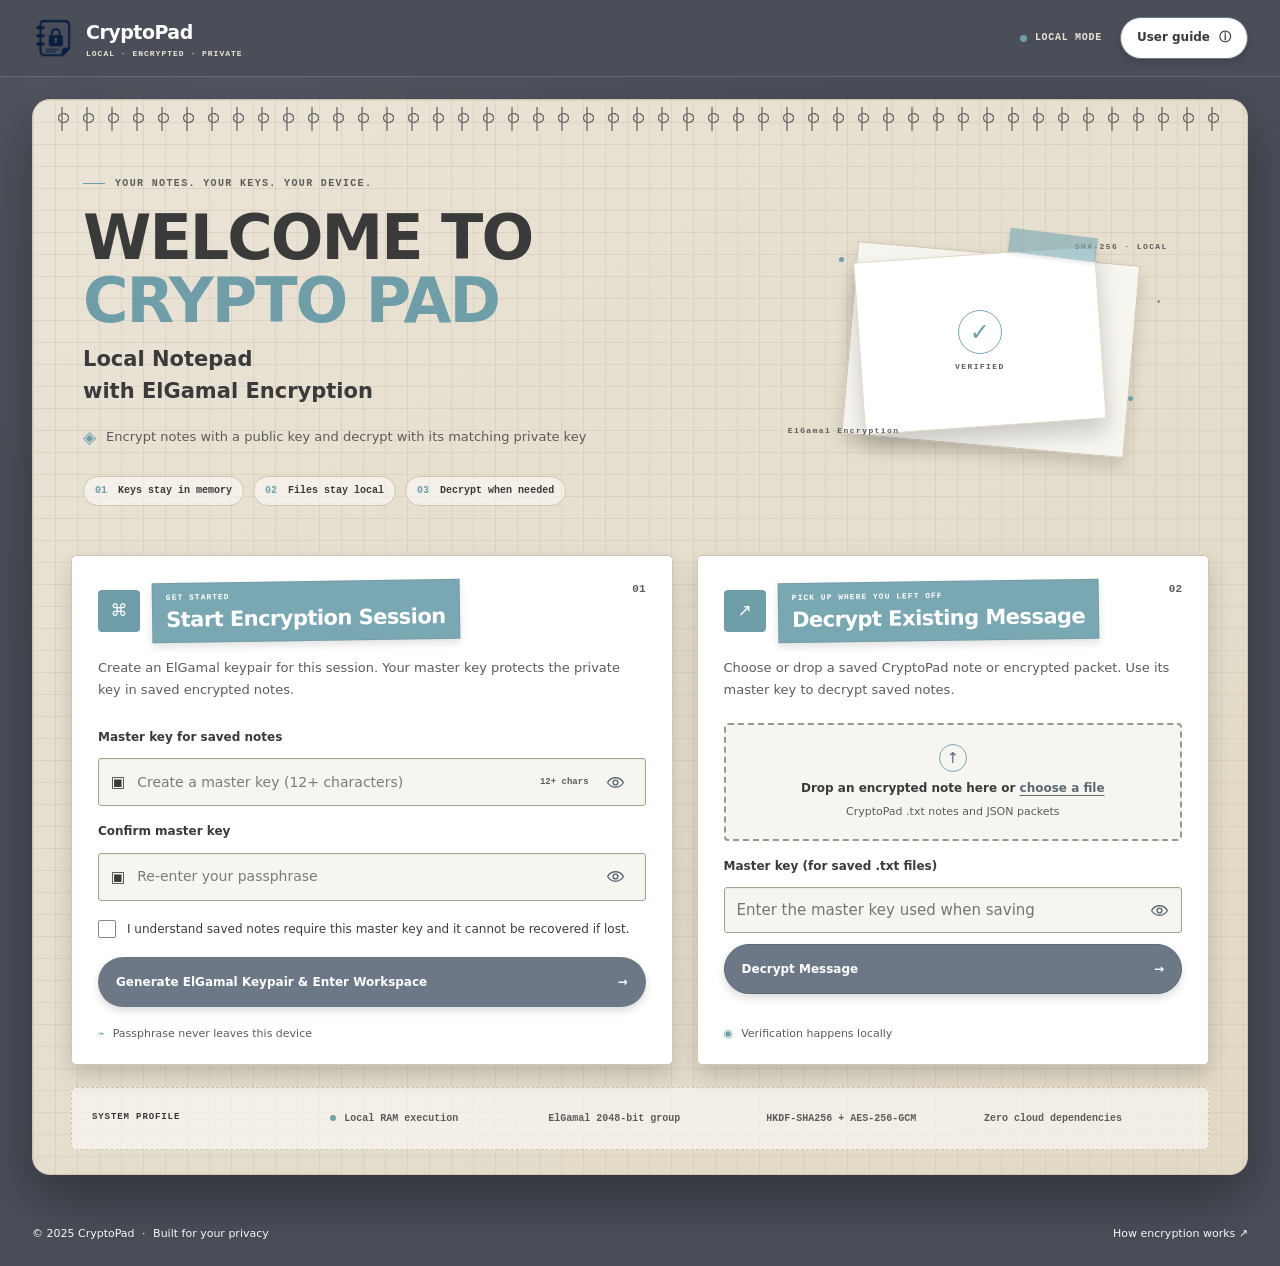
<file: frontend/index.html>
<!DOCTYPE html>
<html lang="en">
<head>
  <meta charset="UTF-8">
  <meta name="viewport" content="width=device-width, initial-scale=1.0">
  <meta name="theme-color" content="#000000">
  <meta name="description" content="CryptoPad is a local-first notepad interface for ElGamal-encrypted notes.">
  <title>CryptoPad — ElGamal Encrypted Local Notepad</title>
  <link rel="stylesheet" href="styles.css">
</head>
<body>
  <!-- The landing page is the initial view. A backend can serve the workspace
       route after key generation or note verification is complete. -->
  <header class="site-header">
    <nav class="nav container" aria-label="Main navigation">
      <a class="brand" href="index.html" aria-label="CryptoPad home">
        <span class="brand-mark" aria-hidden="true"><span class="brand-c">C</span><span class="brand-lock">◆</span></span>
        <span class="brand-word">CryptoPad<small>LOCAL · ENCRYPTED · PRIVATE</small></span>
      </a>
      <div class="nav-actions">
        <span class="connection"><span class="pulse" aria-hidden="true"></span> LOCAL MODE</span>
        <!-- Native dialog targets need a small backend/browser integration to open without JS. -->
        <a class="button button-outline" href="#user-guide">User guide <span aria-hidden="true">ⓘ</span></a>
      </div>
    </nav>
  </header>

  <main id="home">
    <section class="hero hero-section container" aria-labelledby="hero-title">
      <div class="hero-copy">
        <p class="eyebrow"><span class="eyebrow-line"></span> YOUR NOTES. YOUR KEYS. YOUR DEVICE.</p>
        <h1 id="hero-title">WELCOME TO<br><span>CRYPTO PAD</span></h1>
        <p class="hero-subtitle">Local Notepad<br>with ElGamal Encryption</p>
        <p class="hero-security"><span aria-hidden="true">◈</span> Encrypt notes with a public key and decrypt with its matching private key</p>
        <div class="hero-proof" aria-label="Privacy features">
          <span><b>01</b> Keys stay in memory</span><span><b>02</b> Files stay local</span><span><b>03</b> Decrypt when needed</span>
        </div>
      </div>
      <div class="hero-art" aria-hidden="true">
        <div class="orbit orbit-one"></div><div class="orbit orbit-two"></div>
        <div class="shield"><div class="shield-inner"><span class="shield-check">✓</span><span class="shield-label">VERIFIED</span></div></div>
        <span class="art-code code-top">SHA-256 · LOCAL</span><span class="art-code code-bottom">ElGamal Encryption</span>
        <span class="art-dot dot-one"></span><span class="art-dot dot-two"></span><span class="art-dot dot-three"></span>
      </div>
    </section>

    <section class="entry-grid container" aria-label="Start or open a signed session">
      <article class="panel start-panel">
        <div class="panel-heading"><div class="panel-icon green-icon" aria-hidden="true">⌘</div><div><p class="panel-kicker">GET STARTED</p><h2>Start Encryption Session</h2></div><span class="step-number">01</span></div>
        <p class="panel-description">Create an ElGamal keypair for this session. Your master key protects the private key in saved encrypted notes.</p>
        <!-- Names and IDs are stable hooks for a Flask or Java form handler. -->
        <form action="/session/create" method="post" class="form-stack">
          <label for="master-passphrase">Master key for saved notes</label>
          <div class="input-wrap"><span aria-hidden="true">▣</span><input id="master-passphrase" name="master_passphrase" type="password" autocomplete="new-password" placeholder="Create a master key (12+ characters)" required minlength="12"><span class="input-hint">12+ chars</span><button class="eye-toggle" type="button" data-password-toggle="master-passphrase" aria-label="Show master key" aria-pressed="false"><svg class="eye-open" viewBox="0 0 24 24" aria-hidden="true"><path d="M2 12s3.6-6 10-6 10 6 10 6-3.6 6-10 6S2 12 2 12Z"></path><circle cx="12" cy="12" r="3"></circle></svg><svg class="eye-slash" viewBox="0 0 24 24" aria-hidden="true"><path d="m3 3 18 18M10.6 6.2A10.8 10.8 0 0 1 12 6c6.4 0 10 6 10 6a16 16 0 0 1-3.2 3.7M6.2 6.3C3.5 8 2 12 2 12s3.6 6 10 6a10 10 0 0 0 3.2-.5"></path><path d="M9.9 9.9a3 3 0 0 0 4.2 4.2"></path></svg></button></div>
          <label for="confirm-passphrase">Confirm master key</label>
          <div class="input-wrap"><span aria-hidden="true">▣</span><input id="confirm-passphrase" name="confirm_passphrase" type="password" autocomplete="new-password" placeholder="Re-enter your passphrase" required minlength="12"><button class="eye-toggle" type="button" data-password-toggle="confirm-passphrase" aria-label="Show confirmation key" aria-pressed="false"><svg class="eye-open" viewBox="0 0 24 24" aria-hidden="true"><path d="M2 12s3.6-6 10-6 10 6 10 6-3.6 6-10 6S2 12 2 12Z"></path><circle cx="12" cy="12" r="3"></circle></svg><svg class="eye-slash" viewBox="0 0 24 24" aria-hidden="true"><path d="m3 3 18 18M10.6 6.2A10.8 10.8 0 0 1 12 6c6.4 0 10 6 10 6a16 16 0 0 1-3.2 3.7M6.2 6.3C3.5 8 2 12 2 12s3.6 6 10 6a10 10 0 0 0 3.2-.5"></path><path d="M9.9 9.9a3 3 0 0 0 4.2 4.2"></path></svg></button></div>
          <label class="check-row" for="volatile-ack"><input id="volatile-ack" name="volatile_acknowledged" type="checkbox" required><span class="custom-check" aria-hidden="true"></span><span>I understand saved notes require this master key and it cannot be recovered if lost.</span></label>
          <button class="button button-primary button-full" type="submit">Generate ElGamal Keypair &amp; Enter Workspace <span aria-hidden="true">→</span></button>
        </form>
        <p class="panel-footnote"><span aria-hidden="true">⌁</span> Passphrase never leaves this device</p>
      </article>

      <article class="panel open-panel">
        <div class="panel-heading"><div class="panel-icon purple-icon" aria-hidden="true">↗</div><div><p class="panel-kicker">PICK UP WHERE YOU LEFT OFF</p><h2>Decrypt Existing Message</h2></div><span class="step-number">02</span></div>
        <p class="panel-description">Choose or drop a saved CryptoPad note or encrypted packet. Use its master key to decrypt saved notes.</p>
        <form id="decrypt-form" class="form-stack">
          <label class="dropzone" id="landing-dropzone" for="landing-file-input" tabindex="0" aria-describedby="landing-file-help">
            <span class="upload-icon" aria-hidden="true">↑</span>
            <strong>Drop an encrypted note here or <u>choose a file</u></strong>
            <span id="landing-file-help">CryptoPad .txt notes and JSON packets</span>
            <input id="landing-file-input" type="file" accept=".txt,.json,text/plain,application/json" aria-label="Choose an encrypted CryptoPad note file">
          </label>
          <label for="existing-master-key">Master key (for saved .txt files)</label>
          <div class="password-field"><input id="existing-master-key" name="master_key" type="password" autocomplete="current-password" placeholder="Enter the master key used when saving" minlength="12"><button class="eye-toggle" type="button" data-password-toggle="existing-master-key" aria-label="Show master key" aria-pressed="false"><svg class="eye-open" viewBox="0 0 24 24" aria-hidden="true"><path d="M2 12s3.6-6 10-6 10 6 10 6-3.6 6-10 6S2 12 2 12Z"></path><circle cx="12" cy="12" r="3"></circle></svg><svg class="eye-slash" viewBox="0 0 24 24" aria-hidden="true"><path d="m3 3 18 18M10.6 6.2A10.8 10.8 0 0 1 12 6c6.4 0 10 6 10 6a16 16 0 0 1-3.2 3.7M6.2 6.3C3.5 8 2 12 2 12s3.6 6 10 6a10 10 0 0 0 3.2-.5"></path><path d="M9.9 9.9a3 3 0 0 0 4.2 4.2"></path></svg></button></div>
          <button class="button button-secondary button-full" type="submit">Decrypt Message <span aria-hidden="true">→</span></button>
        </form>
        <p class="panel-footnote"><span aria-hidden="true">◉</span> Verification happens locally</p>
      </article>
    </section>

    <section class="telemetry container" aria-label="Security and runtime properties">
      <span class="telemetry-label">SYSTEM PROFILE</span><span><i class="status-dot"></i> Local RAM execution</span><span>ElGamal 2048-bit group</span><span>HKDF-SHA256 + AES-256-GCM</span><span>Zero cloud dependencies</span>
    </section>

    <!-- CSS :target keeps both reference guides reachable without blocking the page. -->
    <section id="user-guide" class="dialog-overlay" role="dialog" aria-modal="true" aria-labelledby="user-guide-title">
      <a class="dialog-backdrop" href="#home" aria-label="Close user guide"></a>
      <article class="dialog-card">
        <div class="dialog-heading"><div><p class="panel-kicker">QUICK START</p><h2 id="user-guide-title">CryptoPad user guide</h2></div><a class="close-button" href="#home" aria-label="Close">×</a></div>
        <p class="dialog-intro">CryptoPad encrypts text locally in this app. You can type a note or import a plain text file, then save the encrypted result as a protected CryptoPad .txt file.</p>
        <ol class="math-steps">
          <li><span class="math-number">01</span><div><h3>Start a session</h3><p>Create a master key with at least 12 characters and confirm it. Keep it safe: saved notes need this key to decrypt.</p></div></li>
          <li><span class="math-number">02</span><div><h3>Write or select a file</h3><p>In the workspace, type in the editor or choose a .txt file. You can also drop a text file onto the editor. Its contents are loaded into the editor for encryption.</p></div></li>
          <li><span class="math-number">03</span><div><h3>Encrypt and save</h3><p>Select “Encrypt message” to create an encrypted packet. Select “Save as .txt” to download a note that includes the packet and a master-key-protected private key.</p></div></li>
          <li><span class="math-number">04</span><div><h3>Open and decrypt a note</h3><p>On this page, choose or drop a saved CryptoPad .txt file, enter the same master key, and select “Decrypt Message”. Raw JSON packets can also be decrypted in the original active workspace session.</p></div></li>
        </ol>
        <p class="dialog-note">Educational prototype only. Avoid entering sensitive information. A lost master key cannot be recovered.</p>
        <a class="button button-primary dialog-close" href="#home">Got it</a>
      </article>
    </section>

    <!-- CSS :target provides a keyboard reachable explainer without app state. -->
    <section id="elgamal-guide" class="dialog-overlay" role="dialog" aria-modal="true" aria-labelledby="guide-title">
      <a class="dialog-backdrop" href="#home" aria-label="Close ElGamal guide"></a>
      <article class="dialog-card">
        <div class="dialog-heading"><div><p class="panel-kicker">THE MATH BEHIND THE MARK</p><h2 id="guide-title">How ElGamal works</h2></div><a class="close-button" href="#home" aria-label="Close">×</a></div>
        <p class="dialog-intro">ElGamal uses a public key to establish a shared secret with a fresh random value. CryptoPad then derives an AES key and uses authenticated encryption for the note content.</p>
        <ol class="math-steps">
          <li><span class="math-number">01</span><div><h3>Key generation</h3><p>Choose private x and publish y = gˣ mod p.</p></div></li>
          <li><span class="math-number">02</span><div><h3>ElGamal encapsulation</h3><p>Choose fresh random k; compute c₁ = gᵏ mod p and shared secret yᵏ mod p.</p></div></li>
          <li><span class="math-number">03</span><div><h3>Hybrid encryption</h3><p>Derive an AES-256 key with HKDF-SHA256, then encrypt the message using AES-GCM.</p></div></li>
          <li><span class="math-number">04</span><div><h3>Decryption</h3><p>The private key computes c₁ˣ mod p to recreate the shared secret and decrypt/authenticate the message.</p></div></li>
        </ol>
        <p class="dialog-note">Educational prototype only. Use a vetted, standardized protocol and security review for real sensitive information.</p>
        <a class="button button-primary dialog-close" href="#home">Got it, thanks</a>
      </article>
    </section>

  </main>

<footer class="site-footer container"><span>© 2025 CryptoPad <i>·</i> Built for your privacy</span><a href="#elgamal-guide">How encryption works <span aria-hidden="true">↗</span></a></footer>
<dialog id="decrypt-dialog" class="decrypt-dialog" aria-labelledby="decrypt-dialog-title">
  <div class="dialog-heading"><div><p class="panel-kicker">CRYPTOPAD RESULT</p><h2 id="decrypt-dialog-title">Decrypted message</h2></div><button class="close-button" id="close-decrypt-dialog" type="button" aria-label="Close">×</button></div>
  <pre id="decrypted-message" class="decrypted-message"></pre>
  <button class="button button-primary dialog-done" id="decrypt-dialog-done" type="button">Done</button>
</dialog>
<script src="app.js"></script>
</body>
</html>
</file>
<file: frontend/styles.css>
/* CryptoPad visual system — presentation only; page and script hooks are unchanged. */
:root {
  color-scheme: dark;
  --ink: #000000;
  --panel: #141414;
  --panel-raised: #1c1c1c;
  --line: #2b2b2b;
  --azure: #00638e;
  --azure-deep: #004a6b;
  --azure-light: #8cb9cc;
  --soft: #bfd8e3;
  --white: #ffffff;
  --text: #f4f8fa;
  --muted: #bfd8e3;
  --green-soft: rgb(0 99 142 / 22%);
  --red-soft: rgb(43 43 43 / 80%);
  --radius: 16px;
  --shadow-card: 0 18px 44px rgb(0 0 0 / 42%);
  --focus: 0 0 0 3px rgb(140 185 204 / 36%);
  --mono: "Cascadia Code", "SFMono-Regular", Consolas, "Liberation Mono", monospace;
  --sans: Inter, ui-sans-serif, system-ui, -apple-system, BlinkMacSystemFont, "Segoe UI", sans-serif;
}

* { box-sizing: border-box; }
html { scroll-behavior: smooth; scroll-padding-top: 24px; }
body {
  min-width: 320px;
  margin: 0;
  color: var(--text);
  background: var(--ink);
  background-image: radial-gradient(ellipse at 12% 0%, rgb(0 99 142 / 16%), transparent 36%),
                    radial-gradient(ellipse at 92% 12%, rgb(140 185 204 / 7%), transparent 31%);
  font: 15px/1.6 var(--sans);
  -webkit-font-smoothing: antialiased;
  text-rendering: optimizeLegibility;
}
body::before {
  position: fixed;
  z-index: -1;
  inset: 0;
  content: "";
  pointer-events: none;
  opacity: .1;
  background-image: radial-gradient(rgb(191 216 227 / 42%) .7px, transparent .7px);
  background-size: 25px 25px;
}
a { color: inherit; text-decoration: none; }
button, input, textarea { font: inherit; }
button, a, input, textarea { -webkit-tap-highlight-color: transparent; }
button, a, input, textarea, .dropzone { outline-offset: 3px; }
button:focus-visible, a:focus-visible, input:focus-visible, textarea:focus-visible,
.dropzone:focus-visible, .check-row input:focus-visible + .custom-check {
  outline: 3px solid var(--azure-light);
  box-shadow: var(--focus);
}
::selection { color: var(--white); background: var(--azure); }
.container { width: min(1440px, calc(100% - 64px)); margin-inline: auto; }

/* Shared header and brand */
.site-header {
  position: relative;
  z-index: 3;
  border-bottom: 1px solid var(--line);
  background: rgb(0 0 0 / 88%);
  backdrop-filter: blur(16px);
}
.nav { display: flex; min-height: 76px; align-items: center; justify-content: space-between; gap: 24px; }
.brand { display: inline-flex; align-items: center; gap: 12px; color: var(--white); }
.brand-mark {
  position: relative;
  display: grid;
  width: 42px;
  height: 46px;
  flex: 0 0 auto;
  place-items: center;
  clip-path: polygon(50% 0, 95% 17%, 89% 67%, 72% 86%, 50% 100%, 28% 86%, 11% 67%, 5% 17%);
  background: linear-gradient(145deg, #000000 0%, #004a6b 38%, #00638e 70%, #8cb9cc 100%);
  color: var(--white);
  filter: drop-shadow(0 5px 14px rgb(0 99 142 / 28%));
}
.brand-c { font-size: 24px; font-weight: 850; line-height: 1; }
.brand-lock { position: absolute; right: 5px; bottom: 7px; color: var(--white); font-size: 9px; }
.brand-word { color: var(--white); font-size: 19px; font-weight: 800; letter-spacing: -.5px; }
.brand small { display: block; margin-top: 2px; color: var(--soft); font: 600 8px/1.3 var(--mono); letter-spacing: 1px; }
.nav-actions { display: flex; align-items: center; gap: 10px; }
.connection { display: inline-flex; align-items: center; gap: 8px; margin-right: 8px; color: var(--soft); font: 600 10px/1.4 var(--mono); letter-spacing: .7px; }
.pulse, .status-dot { width: 7px; height: 7px; flex: 0 0 auto; border-radius: 50%; background: var(--azure-light); box-shadow: 0 0 11px rgb(140 185 204 / 45%); }

/* Buttons and interactive feedback */
.button {
  display: inline-flex;
  min-height: 42px;
  align-items: center;
  justify-content: center;
  gap: 9px;
  padding: 0 16px;
  border: 1px solid transparent;
  border-radius: 9px;
  color: var(--text);
  font-size: 12px;
  font-weight: 700;
  cursor: pointer;
  transition: color .2s ease, background .2s ease, border-color .2s ease, box-shadow .2s ease, transform .2s ease;
}
.button:hover { transform: translateY(-1px); }
.button:active { transform: translateY(0) scale(.985); }
.button-small { min-height: 36px; padding-inline: 12px; font-size: 11px; }
.button-full { width: 100%; min-height: 50px; justify-content: space-between; padding-inline: 17px; }
.button-primary {
  background: linear-gradient(105deg, #004a6b 0%, #00638e 58%, #8cb9cc 145%);
  color: var(--white);
  box-shadow: 0 8px 22px rgb(0 99 142 / 25%);
}
.button-primary:hover { background: linear-gradient(105deg, #00638e 0%, #00638e 60%, #8cb9cc 140%); box-shadow: 0 11px 28px rgb(0 99 142 / 38%); }
.button-secondary { border-color: rgb(140 185 204 / 28%); background: rgb(0 74 107 / 34%); color: var(--soft); }
.button-secondary:hover { border-color: var(--azure-light); background: rgb(0 99 142 / 44%); }
.button-outline { border-color: var(--line); background: var(--panel); color: var(--text); }
.button-outline:hover { border-color: var(--azure); background: rgb(0 99 142 / 17%); color: var(--soft); }
.button-quiet { background: transparent; color: var(--soft); }
.button-quiet:hover { background: var(--line); color: var(--white); }
.button-danger-quiet { border-color: var(--line); background: transparent; color: var(--soft); }
.button-danger-quiet:hover { border-color: var(--azure); background: rgb(0 99 142 / 18%); color: var(--white); }

/* Home hero */
.hero-section {
  position: relative;
  display: grid;
  min-height: 360px;
  grid-template-columns: minmax(0, 1fr) minmax(300px, 38%);
  align-items: center;
  margin-top: 28px;
  padding: clamp(34px, 5vw, 62px) clamp(28px, 5vw, 64px);
  overflow: hidden;
  border: 1px solid var(--line);
  border-radius: 22px;
  background: linear-gradient(112deg, #000000 0%, #004a6b 45%, #00638e 76%, #8cb9cc 145%);
  box-shadow: 0 24px 64px rgb(0 0 0 / 45%);
}
.hero-section::after { position: absolute; inset: 0; content: ""; pointer-events: none; background: linear-gradient(90deg, rgb(0 0 0 / 20%), transparent 72%); }
.hero-copy, .hero-art { z-index: 1; }
.hero-copy { max-width: 700px; animation: rise-in .48s ease-out both; }
.eyebrow, .panel-kicker { margin: 0; color: var(--soft); font: 650 10px/1.5 var(--mono); letter-spacing: 1.35px; }
.eyebrow { display: flex; align-items: center; gap: 10px; }
.eyebrow-line { width: 22px; height: 1px; background: var(--azure-light); }
.hero h1 { margin: 20px 0 14px; color: var(--white); font-size: clamp(42px, 5.5vw, 68px); font-weight: 850; letter-spacing: -2.8px; line-height: 1.02; }
.hero h1 span {
  background: linear-gradient(90deg, #ffffff 0%, #bfd8e3 48%, #8cb9cc 100%);
  -webkit-background-clip: text;
  background-clip: text;
  -webkit-text-fill-color: transparent;
}
.hero-subtitle { margin: 0; color: var(--white); font-size: clamp(17px, 2vw, 21px); line-height: 1.5; }
.hero-security { display: flex; max-width: 580px; align-items: flex-start; gap: 10px; margin: 20px 0 0; color: var(--soft); font-size: 13px; }
.hero-security span { color: var(--azure-light); font-size: 17px; line-height: 1.25; }
.hero-proof { display: flex; flex-wrap: wrap; gap: 9px; margin-top: 27px; }
.hero-proof span { padding: 7px 11px; border: 1px solid rgb(191 216 227 / 28%); border-radius: 999px; background: rgb(0 0 0 / 25%); color: var(--white); font: 550 10px/1.4 var(--mono); }
.hero-proof b { margin-right: 5px; color: var(--azure-light); font-weight: 700; }
.hero-art { position: relative; display: grid; width: min(100%, 340px); height: 290px; place-items: center; justify-self: center; filter: drop-shadow(0 16px 38px rgb(0 0 0 / 16%)); }
.orbit { position: absolute; width: 290px; height: 150px; border: 1px solid rgb(191 216 227 / 27%); border-radius: 50%; transform: rotate(-28deg); }
.orbit-two { width: 235px; height: 218px; border-color: rgb(140 185 204 / 30%); transform: rotate(36deg); }
.shield { position: relative; display: grid; width: 128px; height: 145px; place-items: center; clip-path: polygon(50% 0, 95% 17%, 89% 65%, 75% 83%, 50% 100%, 25% 83%, 11% 65%, 5% 17%); background: linear-gradient(145deg, rgb(140 185 204 / 74%), rgb(0 99 142 / 45%) 60%, rgb(0 0 0 / 55%)); filter: drop-shadow(0 0 22px rgb(0 99 142 / 25%)); }
.shield::before { position: absolute; inset: 2px; content: ""; clip-path: inherit; background: linear-gradient(145deg, #141414, #000000 75%); }
.shield-inner { position: relative; display: grid; justify-items: center; gap: 7px; }
.shield-check { display: grid; width: 49px; height: 49px; place-items: center; border: 1px solid rgb(191 216 227 / 66%); border-radius: 50%; color: var(--soft); font-size: 24px; }
.shield-label, .art-code { color: var(--soft); font: 650 8px/1.4 var(--mono); letter-spacing: 1.4px; }
.art-code { position: absolute; color: rgb(255 255 255 / 75%); }
.code-top { top: 28px; right: 7px; }.code-bottom { bottom: 32px; left: 3px; }
.art-dot { position: absolute; width: 5px; height: 5px; border-radius: 50%; background: var(--soft); box-shadow: 0 0 11px rgb(191 216 227 / 65%); }
.dot-one { top: 44px; left: 54px; }.dot-two { right: 42px; bottom: 67px; background: var(--azure-light); }.dot-three { top: 87px; right: 15px; width: 3px; height: 3px; }

/* Home actions: create a session or open an existing encrypted file */
.entry-grid { display: grid; width: min(1440px, calc(100% - 64px)); grid-template-columns: minmax(0, 1.08fr) minmax(360px, .92fr); align-items: stretch; gap: 24px; margin: 24px auto 0; }
.panel { position: relative; display: flex; min-width: 0; flex-direction: column; padding: 28px; border: 1px solid var(--line); border-radius: var(--radius); background: linear-gradient(145deg, #181818, #141414 78%); box-shadow: var(--shadow-card); transition: border-color .22s ease, box-shadow .22s ease, transform .22s ease; animation: rise-in .48s ease-out both; }
.panel:hover { transform: translateY(-2px); border-color: rgb(0 99 142 / 75%); box-shadow: 0 24px 56px rgb(0 0 0 / 55%); }
.entry-grid .panel:nth-child(2) { animation-delay: .08s; }
.start-panel { border-top: 2px solid var(--azure); }
.open-panel { border-top: 2px solid var(--azure-light); }
.panel-heading { display: flex; min-height: 48px; align-items: center; gap: 14px; }
.panel-icon { display: grid; width: 42px; height: 42px; flex: 0 0 42px; place-items: center; border-radius: 12px; font-size: 17px; }
.green-icon { background: rgb(0 99 142 / 23%); color: var(--azure-light); }
.purple-icon { background: rgb(191 216 227 / 12%); color: var(--soft); }
.panel-heading .panel-kicker { margin-bottom: 3px; font-size: 9px; letter-spacing: 1px; }
.panel h2 { margin: 0; color: var(--white); font-size: clamp(18px, 2vw, 23px); letter-spacing: -.55px; line-height: 1.25; }
.step-number { margin-left: auto; align-self: flex-start; color: var(--soft); font: 600 11px/1.5 var(--mono); }
.panel-description { margin: 16px 0 22px; color: var(--soft); font-size: 13px; line-height: 1.7; }
.form-stack { display: flex; flex: 1; flex-direction: column; gap: 11px; }
.form-stack > label:not(.check-row):not(.dropzone), .key-sidebar > label { margin-top: 5px; color: var(--soft); font-size: 12px; font-weight: 650; }
.input-wrap { display: flex; min-height: 48px; align-items: center; gap: 10px; padding: 0 12px; border: 1px solid var(--line); border-radius: 9px; background: var(--ink); color: var(--soft); transition: border-color .18s ease, box-shadow .18s ease; }
.input-wrap:focus-within { border-color: var(--azure-light); box-shadow: var(--focus); }
.input-wrap input { width: 100%; min-width: 0; border: 0; outline: 0; background: transparent; color: var(--white); font-size: 14px; }
.input-wrap input::placeholder, .form-stack > input::placeholder, .note-editor::placeholder,
.editor-titlebar input::placeholder, .signature-field textarea::placeholder,
.key-sidebar input::placeholder, .key-output::placeholder { color: rgb(191 216 227 / 68%); opacity: 1; }
.input-wrap input:focus-visible { outline: 0; box-shadow: none; }
.input-hint { flex: 0 0 auto; color: var(--soft); font: 550 9px/1.4 var(--mono); }
.check-row { position: relative; display: flex; align-items: flex-start; gap: 11px; margin: 8px 0; color: var(--soft); font-size: 12px; line-height: 1.55; cursor: pointer; }
.check-row input { position: absolute; width: 18px; height: 18px; margin: 0; opacity: 0; }
.custom-check { display: grid; width: 18px; height: 18px; flex: 0 0 18px; place-items: center; border: 1px solid var(--line); border-radius: 5px; background: var(--ink); transition: background .18s ease, border-color .18s ease; }
.check-row input:checked + .custom-check { border-color: var(--azure); background: var(--azure); }
.check-row input:checked + .custom-check::after { content: "✓"; color: var(--white); font-size: 12px; font-weight: 800; }
.check-row input:focus-visible + .custom-check { outline: 3px solid var(--azure-light); outline-offset: 3px; }
.form-stack > input, .key-sidebar input { width: 100%; min-height: 46px; padding: 10px 12px; border: 1px solid var(--line); border-radius: 9px; background: var(--ink); color: var(--white); transition: border-color .18s ease, box-shadow .18s ease; }
.form-stack > input:focus, .key-sidebar input:focus { border-color: var(--azure-light); outline: 0; box-shadow: var(--focus); }
.panel-footnote { display: flex; align-items: center; gap: 8px; margin: 18px 0 0; color: var(--soft); font-size: 11px; }
.panel-footnote span { color: var(--azure-light); }
.dropzone { position: relative; display: flex; min-height: 118px; flex-direction: column; align-items: center; justify-content: center; gap: 5px; overflow: hidden; border: 1px dashed #2b2b2b; border-radius: 11px; background: #000000; color: var(--soft); font-size: 11px; cursor: pointer; transition: border-color .2s ease, background .2s ease, box-shadow .2s ease; }
.dropzone:hover, .dropzone:focus-within { border-color: var(--azure-light); background: rgb(0 74 107 / 22%); box-shadow: inset 0 0 26px rgb(0 99 142 / 14%), var(--focus); }
.dropzone.is-dragging, .editor-card.is-dragging { border-color: var(--azure-light); background: rgb(0 99 142 / 26%); box-shadow: 0 0 0 3px rgb(140 185 204 / 22%); }
.dropzone strong { color: var(--white); font-size: 12px; font-weight: 650; }
.dropzone u { color: var(--azure-light); text-underline-offset: 3px; }
.dropzone input { position: absolute; inset: 0; width: 100%; height: 100%; opacity: 0; cursor: pointer; }
.upload-icon { display: grid; width: 28px; height: 28px; margin-bottom: 2px; place-items: center; border: 1px solid var(--line); border-radius: 50%; color: var(--soft); font-size: 15px; }
.editor-card.is-dragging { outline: 2px dashed var(--azure-light); outline-offset: 4px; }
.telemetry { display: grid; grid-template-columns: 1.1fr repeat(4, 1fr); align-items: center; gap: 14px; width: min(1440px, calc(100% - 64px)); min-height: 70px; margin: 22px auto 0; padding: 15px 20px; border: 1px solid var(--line); border-radius: 13px; background: #141414; color: var(--soft); font: 550 10px/1.5 var(--mono); }
.telemetry > span:not(:first-child) { display: flex; align-items: center; gap: 8px; }
.telemetry-label { color: var(--soft); font-size: 9px; letter-spacing: .9px; }
.status-dot { width: 6px; height: 6px; }
.site-footer { display: flex; justify-content: space-between; gap: 16px; padding-block: 24px; color: var(--soft); font-size: 11px; }
.site-footer i { padding-inline: 4px; color: var(--azure-light); font-style: normal; }
.site-footer a { color: var(--soft); transition: color .18s ease; }
.site-footer a:hover { color: var(--white); }

/* Guide overlays and decrypted result dialog */
.dialog-overlay { position: fixed; z-index: 10; display: none; inset: 0; align-items: center; justify-content: center; padding: 22px; }
.dialog-overlay:target { display: flex; }
.dialog-backdrop { position: absolute; inset: 0; background: rgb(0 0 0 / 84%); backdrop-filter: blur(7px); }
.dialog-card { position: relative; width: min(680px, 100%); max-height: min(90vh, 780px); overflow: auto; padding: clamp(22px, 4vw, 34px); border: 1px solid var(--line); border-radius: 18px; background: #141414; box-shadow: 0 28px 90px rgb(0 0 0 / 75%); animation: rise-in .25s ease-out both; }
.dialog-heading { display: flex; align-items: flex-start; justify-content: space-between; gap: 16px; }
.dialog-heading h2 { margin: 5px 0 0; color: var(--white); font-size: 24px; letter-spacing: -.6px; }
.close-button { display: grid; width: 36px; height: 36px; flex: 0 0 auto; place-items: center; border: 1px solid var(--line); border-radius: 9px; background: transparent; color: var(--soft); font-size: 22px; line-height: 1; cursor: pointer; transition: background .18s ease, color .18s ease, border-color .18s ease; }
.close-button:hover { border-color: var(--azure); background: rgb(0 99 142 / 18%); color: var(--white); }
.dialog-intro { margin: 16px 0 20px; color: var(--soft); font-size: 13px; }
.math-steps { display: grid; gap: 0; margin: 18px 0; padding: 0; list-style: none; }
.math-steps li { display: grid; grid-template-columns: 36px minmax(0, 1fr); gap: 12px; padding: 15px 0; border-top: 1px solid var(--line); }
.math-number { color: var(--azure-light); font: 650 11px/1.5 var(--mono); }
.math-steps h3 { margin: 0 0 4px; color: var(--white); font-size: 14px; }
.math-steps p { margin: 0 0 8px; color: var(--soft); font-size: 12px; line-height: 1.65; }
.math-steps li div > code { display: block; padding: 10px 12px; overflow-wrap: anywhere; border: 1px solid var(--line); border-radius: 8px; background: #000000; color: var(--soft); font: 11px/1.8 var(--mono); }
.dialog-note { margin: 17px 0; padding: 12px 14px; border: 1px solid rgb(140 185 204 / 25%); border-radius: 9px; background: rgb(0 74 107 / 24%); color: var(--soft); font-size: 11px; }
.dialog-note span { color: var(--azure-light); }
.dialog-close { width: 100%; }
.decrypt-dialog { width: min(620px, calc(100vw - 32px)); max-width: none; max-height: min(82vh, 760px); margin: auto; padding: 26px; overflow: auto; border: 1px solid var(--line); border-radius: 17px; background: #141414; color: var(--white); box-shadow: 0 28px 90px rgb(0 0 0 / 78%); }
.decrypt-dialog::backdrop { background: rgb(0 0 0 / 84%); backdrop-filter: blur(7px); }
.decrypt-dialog .dialog-heading { align-items: center; margin-bottom: 18px; }
.decrypt-dialog .close-button { border: 0; background: transparent; font-size: 28px; }
.decrypted-message { max-height: 54vh; margin: 0 0 22px; padding: 17px; overflow: auto; border: 1px solid var(--line); border-radius: 10px; background: #000000; color: var(--white); font: inherit; line-height: 1.65; white-space: pre-wrap; overflow-wrap: anywhere; }
.decrypt-dialog .dialog-done { display: block; min-width: 110px; margin-left: auto; }

/* Workspace: editor remains primary, key tools sit in a clear side rail. */
.workspace-page { display: flex; width: min(1680px, calc(100% - 72px)); min-height: calc(100vh - 76px); flex-direction: column; padding-top: 26px; }
.workspace-top { display: flex; min-height: 116px; align-items: center; justify-content: space-between; margin: 4px 0 22px; padding: 24px 30px; border: 1px solid var(--line); border-radius: 17px; background: linear-gradient(108deg, #000000 0%, #004a6b 42%, #00638e 74%, #8cb9cc 145%); box-shadow: 0 16px 42px rgb(0 0 0 / 45%); animation: rise-in .4s ease-out both; }
.workspace-top .eyebrow { color: var(--soft); }
.workspace-top .eyebrow-line { background: var(--azure-light); }
.workspace-top h1 { margin: 7px 0 0; color: var(--white); font-size: clamp(28px, 3vw, 36px); letter-spacing: -.8px; line-height: 1.15; }
.workspace-grid { display: grid; flex: 1; grid-template-columns: minmax(0, 1fr) minmax(320px, 360px); align-items: start; gap: 22px; padding: 0; border: 0; background: transparent; }
.editor-column { display: flex; min-width: 0; flex-direction: column; gap: 0; }
.editor-card, .inspector, .key-sidebar { border: 1px solid var(--line); border-radius: 15px; background: #141414; box-shadow: var(--shadow-card); transition: border-color .2s ease, box-shadow .2s ease; }
.editor-card { display: flex; min-height: 62vh; flex-direction: column; overflow: hidden; }
.editor-card:hover, .inspector:hover, .key-sidebar:hover { border-color: rgb(0 99 142 / 72%); box-shadow: 0 22px 52px rgb(0 0 0 / 55%); }
.editor-card:focus-within { border-color: var(--azure); }
.editor-titlebar { display: flex; min-height: 56px; align-items: center; gap: 12px; padding: 8px 16px; border-bottom: 1px solid var(--line); }
.file-indicator { display: inline-flex; align-items: center; gap: 7px; color: var(--soft); font: 650 9px/1.4 var(--mono); white-space: nowrap; }
.file-indicator i { width: 6px; height: 6px; border-radius: 50%; background: var(--azure-light); }
.editor-titlebar input { width: 100%; min-width: 0; min-height: 38px; padding: 7px 10px; border: 1px solid transparent; border-radius: 7px; outline: 0; background: transparent; color: var(--white); font-size: 13px; font-weight: 600; }
.editor-titlebar input:focus-visible { border-color: var(--azure-light); outline: 0; background: #000000; box-shadow: var(--focus); }
.import-file-button { flex: 0 0 auto; cursor: pointer; }
.editor-format { color: var(--soft); font: 600 9px/1.4 var(--mono); white-space: nowrap; }
.visually-hidden { position: absolute; width: 1px; height: 1px; padding: 0; overflow: hidden; clip: rect(0, 0, 0, 0); white-space: nowrap; clip-path: inset(50%); border: 0; }
.note-editor { width: 100%; min-height: 50vh; flex: 1; padding: 23px; border: 0; outline: 0; background: #141414; color: var(--white); font: 13px/1.8 var(--mono); resize: vertical; }
.note-editor:focus-visible { outline: 0; box-shadow: inset 0 0 0 2px rgb(0 99 142 / 55%); }
.editor-footer { display: flex; justify-content: space-between; gap: 12px; padding: 10px 16px; border-top: 1px solid var(--line); color: var(--soft); font: 550 10px/1.45 var(--mono); }
.toolbar { display: flex; flex-wrap: wrap; align-items: center; gap: 8px; margin-top: 10px; padding: 10px; border: 1px solid var(--line); border-radius: 12px; background: #141414; }
.tool-button { display: inline-flex; min-height: 40px; align-items: center; gap: 8px; padding: 0 13px; border: 1px solid transparent; border-radius: 8px; background: transparent; color: var(--soft); font-size: 12px; font-weight: 650; cursor: pointer; transition: color .18s ease, background .18s ease, border-color .18s ease, transform .18s ease; }
.tool-button:hover { transform: translateY(-1px); border-color: var(--line); background: #2b2b2b; color: var(--white); }
.tool-button:active { transform: translateY(0) scale(.985); }
.tool-sign { border-color: rgb(0 99 142 / 65%); background: rgb(0 99 142 / 24%); color: var(--soft); }
.tool-sign:hover { border-color: var(--azure-light); background: rgb(0 99 142 / 38%); }
.inspector { margin-top: 16px; padding: 20px; }
.inspector-heading { display: flex; align-items: center; justify-content: space-between; gap: 14px; }
.inspector-heading .panel-kicker { font-size: 9px; }
.inspector-heading h2 { margin: 5px 0 0; color: var(--white); font-size: 20px; letter-spacing: -.4px; }
.signature-type { padding: 6px 9px; border: 1px solid var(--line); border-radius: 6px; color: var(--soft); font: 600 8px/1.4 var(--mono); white-space: nowrap; }
.signature-fields { display: grid; grid-template-columns: 1fr; gap: 12px; margin-top: 17px; }
.signature-field { min-width: 0; }
.signature-field label { display: flex; justify-content: space-between; gap: 8px; margin-bottom: 7px; color: var(--soft); font-size: 11px; font-weight: 650; }
.signature-field label span { color: var(--azure-light); font: 600 8px/1.4 var(--mono); }
.signature-field textarea { width: 100%; min-height: 118px; padding: 11px; border: 1px solid var(--line); border-radius: 9px; outline: 0; background: #000000; color: var(--soft); font: 11px/1.7 var(--mono); resize: vertical; transition: border-color .18s ease, box-shadow .18s ease; }
.signature-field textarea:focus-visible { border-color: var(--azure-light); outline: 0; box-shadow: var(--focus); }
.inspector-bottom { display: flex; align-items: center; justify-content: space-between; gap: 12px; margin-top: 13px; }
#status { color: var(--soft); font-size: 11px; }
#status[data-state="error"] { color: var(--white); }
#status[data-state="success"] { color: var(--azure-light); }
.verification-states { display: flex; flex-wrap: wrap; gap: 7px; }
.verify-badge { display: inline-flex; min-height: 34px; align-items: center; gap: 6px; padding: 6px 10px; border: 1px solid var(--line); border-radius: 7px; font-size: 11px; font-weight: 700; }
.verify-badge.valid { border-color: var(--azure); background: rgb(0 99 142 / 28%); color: var(--soft); }
.verify-badge.invalid { border-color: var(--line); background: #2b2b2b; color: var(--white); }
.verify-badge.unsigned { border-color: var(--azure-light); background: rgb(191 216 227 / 12%); color: var(--soft); }
.key-sidebar { position: sticky; top: 18px; padding: 22px; animation: rise-in .48s .06s ease-out both; }
.sidebar-title { margin-bottom: 17px; }
.sidebar-title .panel-kicker { font-size: 9px; }
.sidebar-title h2 { margin: 6px 0 0; color: var(--white); font-size: 23px; letter-spacing: -.5px; }
.key-status { display: flex; align-items: center; gap: 8px; margin: 0 0 14px; padding: 10px 12px; border-radius: 8px; font-size: 11px; font-weight: 650; }
.key-status i { width: 7px; height: 7px; flex: 0 0 auto; border-radius: 50%; background: currentColor; }
.key-status.loaded { background: rgb(0 99 142 / 27%); color: var(--soft); }
.key-status.unloaded { background: #2b2b2b; color: var(--white); }
.key-sidebar > label { display: block; margin: 15px 0 7px; color: var(--soft); font-size: 11px; font-weight: 650; }
.key-sidebar input { margin-bottom: 2px; }
.key-output { display: block; width: 100%; min-height: 164px; padding: 11px; border: 1px solid var(--line); border-radius: 9px; outline: 0; background: #000000; color: var(--soft); font: 10px/1.7 var(--mono); resize: vertical; transition: border-color .18s ease, box-shadow .18s ease; }
.key-output:focus-visible { border-color: var(--azure-light); outline: 0; box-shadow: var(--focus); }
.sidebar-actions { display: flex; flex-wrap: wrap; gap: 8px; margin-top: 12px; }
.sidebar-actions .button { flex: 1 1 auto; padding-inline: 11px; }
.sidebar-hint { margin: 15px 0 0; color: var(--soft); font-size: 11px; line-height: 1.65; }
.workspace-status { display: flex; justify-content: space-between; gap: 14px; margin-top: auto; padding: 18px 2px 22px; border-top: 1px solid var(--line); color: var(--soft); font: 550 10px/1.5 var(--mono); }
.workspace-status i { padding-inline: 4px; color: var(--azure-light); font-style: normal; }

@keyframes rise-in { from { opacity: 0; transform: translateY(9px); } to { opacity: 1; transform: translateY(0); } }

/* Responsive flow: preserve editor-first order, then stack all actions cleanly. */
@media (max-width: 1050px) {
  .container, .entry-grid, .telemetry { width: calc(100% - 48px); }
  .workspace-page { width: calc(100% - 48px); }
  .workspace-grid { grid-template-columns: minmax(0, 1fr) minmax(280px, 320px); gap: 16px; }
  .entry-grid { grid-template-columns: repeat(2, minmax(0, 1fr)); gap: 16px; }
  .panel { padding: 23px; }
  .telemetry { grid-template-columns: repeat(2, minmax(0, 1fr)); }
  .telemetry-label { grid-column: 1 / -1; }
}
@media (max-width: 760px) {
  .container, .entry-grid, .telemetry, .workspace-page { width: calc(100% - 36px); }
  .nav { min-height: 68px; }
  .nav-actions { gap: 8px; }
  .connection { margin-right: 2px; }
  .hero-section { min-height: 320px; grid-template-columns: minmax(0, 1fr) 220px; margin-top: 18px; padding: 34px 28px; }
  .hero-art { transform: scale(.78); }
  .entry-grid { grid-template-columns: 1fr; gap: 15px; margin-top: 17px; }
  .entry-grid .panel { padding: 24px; }
  .workspace-page { padding-top: 20px; }
  .workspace-grid { grid-template-columns: minmax(0, 1fr); gap: 15px; }
  .key-sidebar { position: static; }
  .editor-card { min-height: 52vh; }
  .note-editor { min-height: 40vh; }
}
@media (max-width: 520px) {
  .container, .entry-grid, .telemetry, .workspace-page { width: calc(100% - 28px); }
  .site-header .nav { align-items: flex-start; flex-direction: column; gap: 11px; padding-block: 11px; }
  .nav-actions { width: 100%; justify-content: flex-start; }
  .nav-actions .button { min-height: 40px; padding-inline: 12px; }
  .hero-section { min-height: 0; grid-template-columns: 1fr; margin-top: 12px; padding: 29px 20px 24px; border-radius: 16px; }
  .hero-art { position: absolute; top: 0; right: -95px; opacity: .23; transform: scale(.68); }
  .hero h1 { max-width: 360px; font-size: clamp(38px, 12vw, 52px); letter-spacing: -1.9px; }
  .hero-security { max-width: 330px; font-size: 12px; }
  .hero-proof { position: relative; flex-direction: column; align-items: flex-start; gap: 7px; margin-top: 21px; }
  .hero-proof span { font-size: 9px; }
  .entry-grid .panel { padding: 21px 17px; border-radius: 14px; }
  .panel-heading { align-items: flex-start; gap: 10px; }
  .panel-icon { width: 37px; height: 37px; flex-basis: 37px; }
  .panel h2 { font-size: 18px; }
  .step-number { font-size: 10px; }
  .panel-description { margin-block: 14px 18px; font-size: 12px; }
  .telemetry { grid-template-columns: 1fr; gap: 10px; padding: 15px; }
  .telemetry-label { grid-column: auto; }
  .site-footer { flex-direction: column; gap: 8px; padding-block: 20px; }
  .workspace-top { min-height: 96px; margin: 2px 0 16px; padding: 19px; border-radius: 14px; }
  .workspace-top h1 { font-size: 26px; }
  .editor-titlebar { min-height: 58px; flex-wrap: wrap; gap: 7px; padding: 9px; }
  .editor-titlebar input { flex: 1 1 110px; }
  .import-file-button { min-height: 36px; }
  .editor-format { margin-left: auto; }
  .note-editor { min-height: 36vh; padding: 15px; }
  .editor-footer { align-items: flex-start; flex-direction: column; gap: 4px; }
  .toolbar { display: grid; grid-template-columns: repeat(2, minmax(0, 1fr)); }
  .toolbar .tool-button { min-width: 0; justify-content: center; padding-inline: 7px; font-size: 11px; }
  .inspector { padding: 16px; }
  .inspector-heading { align-items: flex-start; flex-direction: column; gap: 8px; }
  .inspector-heading h2 { font-size: 18px; }
  .signature-field label { align-items: flex-start; flex-direction: column; }
  .inspector-bottom { align-items: stretch; flex-direction: column; }
  .inspector-bottom > .button { width: 100%; }
  .key-sidebar { padding: 18px; }
  .sidebar-actions { flex-direction: column; }
  .workspace-status { flex-direction: column; gap: 7px; }
  .dialog-overlay { padding: 10px; }
  .dialog-card, .decrypt-dialog { padding: 20px; }
  .math-steps li { grid-template-columns: 30px minmax(0, 1fr); gap: 9px; }
}
@media (prefers-reduced-motion: reduce) {
  *, *::before, *::after { scroll-behavior: auto !important; animation-duration: .01ms !important; animation-iteration-count: 1 !important; transition-duration: .01ms !important; }
}

/* Final logo override: keep this after the theme rules so their shorthand
   background declarations cannot replace the notebook artwork. */
.brand-mark {
  clip-path: none;
  background: transparent url("notebook-lock-logo.png") center / contain no-repeat;
  filter: none;
}
.brand-c, .brand-lock { visibility: hidden; }

/* Use the supplied notebook-and-lock artwork inside the existing brand mark. */
.brand-mark {
  clip-path: none;
  background-color: transparent;
  background-image: url("notebook-lock-logo.png");
  background-position: center;
  background-repeat: no-repeat;
  background-size: contain;
  filter: none;
}
.brand-c, .brand-lock { visibility: hidden; }

/* Scrapbook notebook theme: paper surfaces sit on a slate desk, while all
   existing page structure and script hooks remain untouched. */
:root {
  color-scheme: light;
  --ink: #3a3a3a;
  --panel: #ffffff;
  --panel-raised: #f7f5f0;
  --line: #cfc5b2;
  --azure: #6c7886;
  --azure-deep: #5d6875;
  --azure-light: #79a8b3;
  --soft: #5c5c5c;
  --white: #ffffff;
  --text: #3a3a3a;
  --muted: #5c5c5c;
  --green-soft: rgb(121 168 179 / 20%);
  --red-soft: rgb(92 92 92 / 10%);
  --shadow-card: 0 10px 22px rgb(0 0 0 / 16%);
  --focus: 0 0 0 3px rgb(121 168 179 / 32%);
}
body {
  color: #3a3a3a;
  background: #4a4e59;
  background-image: radial-gradient(ellipse at 20% 0%, rgb(255 255 255 / 5%), transparent 42%);
}
body::before { display: none; }
.site-header { border-bottom-color: rgb(255 255 255 / 15%); background: #4a4e59; backdrop-filter: none; }
.site-header .nav { width: min(1280px, calc(100% - 64px)); }
.brand, .brand-word { color: #ffffff; }
.brand small, .connection { color: #eae4d7; }
.brand-mark { background: linear-gradient(140deg, #000000 0%, #004a6b 34%, #00638e 66%, #8cb9cc 100%); }
.brand-lock { color: #ffffff; }
.pulse, .status-dot { background: #79a8b3; box-shadow: 0 0 9px rgb(191 216 227 / 50%); }

/* Main sheets carry the faint square ruling and spiral binding. */
#home, .workspace-page {
  position: relative;
  isolation: isolate;
  overflow: hidden;
  border: 1px solid #cfc5b2;
  border-radius: 18px;
  color: #3a3a3a;
  background-color: #eae4d7;
  background-image:
    linear-gradient(rgb(207 197 178 / 48%) 1px, transparent 1px),
    linear-gradient(90deg, rgb(207 197 178 / 48%) 1px, transparent 1px),
    linear-gradient(145deg, #eae4d7, #e2d9c5);
  background-size: 22px 22px, 22px 22px, 100% 100%;
  box-shadow: 0 24px 56px rgb(0 0 0 / 34%);
}
#home {
  width: min(1320px, calc(100% - 64px));
  margin: 22px auto 26px;
  padding: 56px 38px 24px;
}
#home::before, .workspace-page::before {
  position: absolute;
  z-index: 4;
  top: 7px;
  right: 18px;
  left: 18px;
  height: 31px;
  content: "";
  pointer-events: none;
  background-image:
    radial-gradient(ellipse at center, transparent 0 4px, #5c5c5c 4.5px 5.5px, transparent 6px),
    linear-gradient(90deg, transparent 0 10px, rgb(92 92 92 / 70%) 10.5px 12px, transparent 12.5px 14px);
  background-repeat: repeat-x;
  background-position: 0 0, 0 0;
  background-size: 25px 22px, 25px 24px;
  opacity: .86;
}
#home > .hero-section, #home > .entry-grid, #home > .telemetry,
#home > .site-footer { width: 100%; max-width: none; }
.hero-section {
  min-height: 300px;
  grid-template-columns: minmax(0, 1fr) minmax(290px, 39%);
  margin: 0;
  padding: 20px 12px 25px;
  overflow: visible;
  border: 0;
  border-radius: 0;
  background: transparent;
  box-shadow: none;
}
.hero-section::after { display: none; }
.hero-copy { max-width: 640px; }
.eyebrow, .panel-kicker { color: #5c5c5c; }
.hero .eyebrow { color: #5c5c5c; }
.eyebrow-line { background: #6f9ea9; }
.hero h1 { margin: 15px 0 12px; color: #3a3a3a; font-size: clamp(40px, 5vw, 62px); letter-spacing: -2px; }
.hero h1 span { background: none; color: #6f9ea9; -webkit-text-fill-color: #6f9ea9; }
.hero-subtitle { color: #3a3a3a; font-weight: 650; }
.hero-security { color: #5c5c5c; }
.hero-security span, .hero-proof b { color: #6f9ea9; }
.hero-proof span { border-color: #cfc5b2; background: rgb(255 255 255 / 50%); color: #3a3a3a; }
.hero-art {
  width: min(100%, 390px);
  height: 255px;
  overflow: visible;
  filter: none;
}
.orbit, .orbit-two { display: none; }
.hero-art::before {
  position: absolute;
  z-index: -1;
  width: 72%;
  height: 75%;
  content: "";
  transform: rotate(5deg) translate(12px, 8px);
  border: 1px solid #cfc5b2;
  background: #f7f5f0;
  box-shadow: 0 9px 17px rgb(0 0 0 / 15%);
}
.hero-art::after {
  position: absolute;
  z-index: 2;
  top: 20px;
  right: 20%;
  width: 88px;
  height: 24px;
  content: "";
  transform: rotate(7deg);
  background: rgb(121 168 179 / 62%);
  box-shadow: 0 2px 4px rgb(0 0 0 / 10%);
}
.shield {
  width: 62%;
  height: 68%;
  transform: rotate(-4deg);
  clip-path: none;
  border: 1px solid #e2d9c5;
  border-radius: 2px;
  background: #ffffff;
  box-shadow: 0 12px 22px rgb(0 0 0 / 18%);
  filter: none;
}
.shield::before { inset: 0; clip-path: none; background: transparent; }
.shield-inner { transform: rotate(4deg); }
.shield-check { width: 44px; height: 44px; border-color: #79a8b3; color: #6f9ea9; }
.shield-label, .art-code { color: #5c5c5c; }
.art-dot { background: #6f9ea9; box-shadow: none; }

/* Paper cards, teal tape labels, and ink details. */
.panel, .editor-card, .inspector, .key-sidebar, .telemetry {
  border: 1px solid #cfc5b2;
  border-radius: 5px;
  background: #ffffff;
  color: #3a3a3a;
  box-shadow: 0 10px 22px rgb(0 0 0 / 16%);
}
.panel { padding: 25px 26px 21px; }
.panel:hover, .editor-card:hover, .inspector:hover, .key-sidebar:hover {
  transform: translateY(-2px);
  border-color: #79a8b3;
  box-shadow: 0 15px 27px rgb(0 0 0 / 19%);
}
.start-panel, .open-panel { border-top: 1px solid #cfc5b2; }
.panel-heading { gap: 12px; }
.panel-heading > div:nth-child(2), .sidebar-title, .inspector-heading > div {
  width: fit-content;
  max-width: calc(100% - 56px);
  padding: 8px 13px 9px;
  transform: rotate(-.8deg);
  border: 1px solid rgb(92 92 92 / 15%);
  background: #79a8b3;
  box-shadow: 0 4px 8px rgb(0 0 0 / 12%);
}
.panel-heading .panel-kicker, .panel-heading h2,
.sidebar-title .panel-kicker, .sidebar-title h2,
.inspector-heading .panel-kicker, .inspector-heading h2 { color: #ffffff; }
.panel-heading .panel-kicker { font-size: 8px; letter-spacing: 1px; }
.panel h2 { font-size: clamp(17px, 1.8vw, 21px); }
.panel-icon { border-radius: 4px; }
.green-icon, .purple-icon { background: #6f9ea9; color: #ffffff; }
.step-number { color: #5c5c5c; }
.panel-description { color: #5c5c5c; font-size: 13px; }
.panel-footnote { color: #5c5c5c; }
.panel-footnote span { color: #6f9ea9; }
.telemetry {
  min-height: 63px;
  border-style: dashed;
  background: rgb(255 255 255 / 55%);
  color: #5c5c5c;
  box-shadow: none;
}
.telemetry-label { color: #3a3a3a; }
.status-dot, .pulse { background: #6f9ea9; box-shadow: none; }
.site-footer { color: #5c5c5c; }
.site-footer a, .site-footer a:hover { color: #5d6875; }

/* Lined stationery inputs, slate-blue actions, and visible keyboard focus. */
.button {
  border-radius: 999px;
  background: #6c7886;
  color: #ffffff;
  box-shadow: 0 4px 8px rgb(0 0 0 / 14%);
}
.button:hover { transform: translateY(-2px); background: #5d6875; box-shadow: 0 7px 13px rgb(0 0 0 / 19%); }
.button-primary { background: #6c7886; color: #ffffff; }
.button-primary:hover { background: #5d6875; }
.button-secondary { border-color: #5d6875; background: #6c7886; color: #ffffff; }
.button-secondary:hover { border-color: #3a3a3a; background: #5d6875; }
.button-outline { border-color: #6c7886; background: #ffffff; color: #3a3a3a; }
.button-outline:hover { border-color: #6f9ea9; background: #eae4d7; color: #3a3a3a; }
.button-quiet { background: transparent; color: #5d6875; box-shadow: none; }
.button-quiet:hover { background: #eae4d7; color: #3a3a3a; }
.button-danger-quiet { border-color: #5d6875; background: #6c7886; color: #ffffff; }
.button-danger-quiet:hover { background: #5d6875; }
.input-wrap, .form-stack > input, .key-sidebar input,
.key-output, .signature-field textarea, .decrypted-message {
  border: 1px solid #a9a18f;
  border-radius: 3px;
  background-color: #f7f5f0;
  color: #3a3a3a;
  box-shadow: inset 0 1px 2px rgb(0 0 0 / 5%);
}
.input-wrap input { color: #3a3a3a; }
.input-wrap input::placeholder, .form-stack > input::placeholder,
.note-editor::placeholder, .editor-titlebar input::placeholder,
.signature-field textarea::placeholder, .key-sidebar input::placeholder,
.key-output::placeholder { color: #7c7b76; opacity: 1; }
.input-wrap:focus-within, .form-stack > input:focus, .key-sidebar input:focus,
.signature-field textarea:focus-visible, .key-output:focus-visible { border-color: #6f9ea9; outline: 2px solid rgb(121 168 179 / 34%); box-shadow: 0 0 0 3px rgb(121 168 179 / 20%); }
.form-stack > label:not(.check-row):not(.dropzone), .key-sidebar > label,
.signature-field label, .check-row { color: #3a3a3a; }
.input-hint { color: #5c5c5c; }
.custom-check { border-color: #8d897f; border-radius: 2px; background: #ffffff; }
.check-row input:checked + .custom-check { border-color: #6c7886; background: #6c7886; }
.check-row input:checked + .custom-check::after { color: #ffffff; }
.dropzone { border: 2px dashed #9b978d; border-radius: 4px; background: #f7f5f0; color: #5c5c5c; }
.dropzone strong { color: #3a3a3a; }
.dropzone u { color: #5d6875; }
.dropzone:hover, .dropzone:focus-within { border-color: #6f9ea9; background: #eae4d7; box-shadow: 0 0 0 3px rgb(121 168 179 / 20%); }
.upload-icon { border-color: #79a8b3; color: #5d6875; }
.dropzone.is-dragging, .editor-card.is-dragging { border-color: #6f9ea9; background: #e2d9c5; box-shadow: 0 0 0 3px rgb(121 168 179 / 22%); }

/* Workspace paper board, notebook rails, editor sheet, and packet sheet. */
.workspace-page {
  width: min(1480px, calc(100% - 64px));
  min-height: calc(100vh - 104px);
  margin: 22px auto 26px;
  padding: 53px 34px 0;
}
.workspace-top { min-height: 76px; margin: 0 0 17px; padding: 0 5px; border: 0; border-radius: 0; background: transparent; box-shadow: none; }
.workspace-top .eyebrow { color: #5c5c5c; }
.workspace-top .eyebrow-line { background: #6f9ea9; }
.workspace-top h1 { width: fit-content; margin: 5px 0 0; padding: 7px 16px; transform: rotate(-1deg); background: #79a8b3; color: #ffffff; font-size: clamp(24px, 2.6vw, 32px); }
.workspace-grid { grid-template-columns: minmax(0, 1fr) minmax(300px, 340px); gap: 20px; }
.editor-card { min-height: 58vh; border-radius: 4px; background: #ffffff; }
.editor-titlebar { min-height: 54px; border-bottom: 1px dashed #cfc5b2; }
.file-indicator, .editor-format { color: #5c5c5c; }
.file-indicator i { background: #79a8b3; }
.editor-titlebar input { border-radius: 2px; color: #3a3a3a; }
.editor-titlebar input:focus-visible { border-color: #79a8b3; background: #f7f5f0; box-shadow: var(--focus); }
.note-editor { min-height: 47vh; background-color: #fff; color: #3a3a3a; font: 13px/1.8 var(--mono); }
.note-editor:focus-visible { box-shadow: inset 0 0 0 2px rgb(121 168 179 / 48%); }
.editor-footer { border-top: 1px dashed #cfc5b2; color: #5c5c5c; }
.toolbar { border: 1px dashed #a9a18f; border-radius: 4px; background: rgb(255 255 255 / 60%); }
.tool-button { border-radius: 999px; color: #5d6875; }
.tool-button:hover { border-color: #6c7886; background: #6c7886; color: #ffffff; }
.tool-sign { border-color: #6c7886; background: #6c7886; color: #ffffff; }
.tool-sign:hover { border-color: #5d6875; background: #5d6875; }
.inspector { padding: 19px; border-style: dashed; border-radius: 4px; background: #f7f5f0; }
.inspector-heading > div { margin-left: 4px; }
.inspector-heading h2 { font-size: 19px; }
.signature-type { border-color: #cfc5b2; background: #ffffff; color: #5c5c5c; }
.signature-fields { margin-top: 15px; }
.signature-field label { color: #3a3a3a; }
.signature-field label span { color: #5d6875; }
.signature-field textarea { min-height: 120px; border-radius: 3px; background: #ffffff; color: #3a3a3a; }
.inspector-bottom { color: #5c5c5c; }
#status { color: #5c5c5c; }
#status[data-state="success"] { color: #00638e; }
#status[data-state="error"] { color: #3a3a3a; }
.key-sidebar { align-self: start; padding: 20px; border-radius: 4px; }
.sidebar-title { margin: 0 0 16px; padding: 9px 13px; transform: rotate(.7deg); }
.sidebar-title h2 { font-size: 21px; }
.sidebar-title .panel-kicker { color: rgb(255 255 255 / 88%); }
.sidebar-title h2 { color: #ffffff; }
.key-status.loaded { border: 1px solid rgb(121 168 179 / 55%); background: rgb(121 168 179 / 20%); color: #3a3a3a; }
.key-status.unloaded { border: 1px solid #cfc5b2; background: #eae4d7; color: #3a3a3a; }
.key-sidebar > label { color: #3a3a3a; }
.key-output { min-height: 160px; background-color: #f7f5f0; color: #3a3a3a; }
.sidebar-hint { color: #5c5c5c; }
.workspace-status { margin-top: 17px; border-top: 1px dashed #cfc5b2; color: #5c5c5c; }
.workspace-status i { color: #6f9ea9; }
.verify-badge.valid { border-color: #79a8b3; background: #e2d9c5; color: #3a3a3a; }
.verify-badge.invalid { border-color: #5c5c5c; background: #2b2b2b; color: #ffffff; }
.verify-badge.unsigned { border-color: #cfc5b2; background: #f7f5f0; color: #5c5c5c; }
.decrypt-dialog, .dialog-card { border-color: #cfc5b2; background: #f7f5f0; color: #3a3a3a; box-shadow: 0 18px 46px rgb(0 0 0 / 25%); }
.dialog-heading h2, .math-steps h3 { color: #3a3a3a; }
.dialog-intro, .math-steps p { color: #5c5c5c; }
.math-steps li { border-top-color: #cfc5b2; }
.math-number { color: #5d6875; }
.math-steps li div > code, .decrypted-message { border-color: #cfc5b2; background: #ffffff; color: #3a3a3a; }
.dialog-note { border-color: #79a8b3; background: #eae4d7; color: #3a3a3a; }
.dialog-note span { color: #5d6875; }
.close-button { border-color: #cfc5b2; color: #5c5c5c; }
.close-button:hover { background: #e2d9c5; color: #3a3a3a; }
.dialog-backdrop, .decrypt-dialog::backdrop { background: rgb(40 43 50 / 72%); backdrop-filter: blur(4px); }
.site-footer a:hover { color: #00638e; }
button:focus-visible, a:focus-visible, input:focus-visible, textarea:focus-visible { outline-color: #6f9ea9; box-shadow: 0 0 0 3px rgb(121 168 179 / 25%); }
.input-wrap input:focus-visible, .note-editor:focus-visible, .editor-titlebar input:focus-visible { outline: 0; }

@media (max-width: 1000px) {
  #home { width: calc(100% - 44px); padding-inline: 28px; }
  #home > .hero-section, #home > .entry-grid, #home > .telemetry, #home > .site-footer { width: 100%; }
  .entry-grid { grid-template-columns: repeat(2, minmax(0, 1fr)); gap: 16px; }
  .workspace-page { width: calc(100% - 44px); padding-inline: 25px; }
  .workspace-grid { grid-template-columns: minmax(0, 1fr) minmax(265px, 310px); gap: 15px; }
  .telemetry { grid-template-columns: repeat(2, minmax(0, 1fr)); }
  .telemetry-label { grid-column: 1 / -1; }
}
@media (max-width: 760px) {
  #home, .workspace-page { width: calc(100% - 32px); }
  #home { padding: 50px 22px 20px; }
  .site-header .nav { width: calc(100% - 36px); }
  .hero-section { min-height: 285px; grid-template-columns: minmax(0, 1fr) 190px; padding: 15px 5px 22px; }
  .hero-art { transform: scale(.78); }
  .entry-grid { grid-template-columns: 1fr; gap: 15px; margin-top: 12px; }
  .panel { padding: 23px; }
  .workspace-page { padding: 49px 21px 0; }
  .workspace-grid { grid-template-columns: minmax(0, 1fr); gap: 15px; }
  .key-sidebar { position: static; }
  .editor-card { min-height: 50vh; }
  .note-editor { min-height: 39vh; }
}
@media (max-width: 520px) {
  #home, .workspace-page { width: calc(100% - 20px); border-radius: 12px; }
  #home { margin-block: 12px 20px; padding: 46px 14px 17px; }
  #home::before, .workspace-page::before { right: 12px; left: 12px; }
  .site-header .nav { align-items: flex-start; flex-direction: column; gap: 10px; padding-block: 10px; }
  .nav-actions { width: 100%; justify-content: flex-start; gap: 7px; }
  .nav-actions .button { min-height: 38px; padding-inline: 12px; }
  .hero-section { min-height: 0; grid-template-columns: 1fr; padding: 9px 2px 19px; }
  .hero-art { position: absolute; top: 6px; right: -105px; opacity: .22; transform: scale(.65); }
  .hero h1 { max-width: 290px; font-size: clamp(36px, 11vw, 48px); letter-spacing: -1.7px; }
  .hero-security { max-width: 300px; font-size: 12px; }
  .hero-proof { position: relative; flex-direction: column; align-items: flex-start; gap: 6px; margin-top: 18px; }
  .hero-proof span { font-size: 9px; }
  .panel { padding: 19px 15px; }
  .panel-heading { align-items: flex-start; gap: 8px; }
  .panel-heading > div:nth-child(2) { max-width: calc(100% - 48px); padding: 7px 9px; }
  .panel h2 { font-size: 17px; }
  .panel-icon { width: 35px; height: 35px; flex-basis: 35px; }
  .step-number { font-size: 9px; }
  .panel-description { margin-block: 13px 17px; font-size: 12px; }
  .telemetry { grid-template-columns: 1fr; gap: 8px; padding: 13px; }
  .telemetry-label { grid-column: auto; }
  .site-footer { flex-direction: column; gap: 7px; padding-block: 17px; }
  .workspace-page { padding: 46px 13px 0; }
  .workspace-top { min-height: 69px; margin-bottom: 12px; }
  .workspace-top h1 { font-size: 23px; }
  .editor-titlebar { min-height: 58px; flex-wrap: wrap; gap: 6px; padding: 8px; }
  .editor-titlebar input { flex: 1 1 100px; }
  .import-file-button { min-height: 34px; padding-inline: 9px; }
  .editor-format { margin-left: auto; }
  .note-editor { min-height: 35vh; padding: 13px; }
  .editor-footer { align-items: flex-start; flex-direction: column; gap: 4px; }
  .toolbar { display: grid; grid-template-columns: repeat(2, minmax(0, 1fr)); padding: 8px; }
  .toolbar .tool-button { min-width: 0; justify-content: center; padding-inline: 5px; font-size: 10px; }
  .inspector { padding: 14px; }
  .inspector-heading { align-items: flex-start; flex-direction: column; gap: 9px; }
  .inspector-heading > div { max-width: 100%; }
  .inspector-heading h2 { font-size: 17px; }
  .signature-field label { align-items: flex-start; flex-direction: column; }
  .inspector-bottom { align-items: stretch; flex-direction: column; }
  .inspector-bottom > .button { width: 100%; }
  .key-sidebar { padding: 15px; }
  .sidebar-title { max-width: 100%; }
  .sidebar-actions { flex-direction: column; }
  .workspace-status { flex-direction: column; gap: 6px; }
  .dialog-overlay { padding: 9px; }
  .dialog-card, .decrypt-dialog { padding: 18px; }
  .math-steps li { grid-template-columns: 27px minmax(0, 1fr); gap: 8px; }
}
@media (prefers-reduced-motion: reduce) {
  *, *::before, *::after { scroll-behavior: auto !important; animation-duration: .01ms !important; animation-iteration-count: 1 !important; transition-duration: .01ms !important; }
}

/* Keep the attached navbar logo above all theme backgrounds. */
.brand-mark {
  clip-path: none;
  background: transparent url("notebook-lock-logo.png") center / contain no-repeat;
  filter: none;
}
.brand-c, .brand-lock { visibility: hidden; }

/* Footer sits on the dark outer backdrop; keep its text high-contrast. */
.site-footer, .site-footer a, .site-footer a:hover, .site-footer i { color: #ffffff; }

/* Compact reveal controls for the existing master-key fields. */
.eye-toggle {
  display: grid;
  width: 34px;
  height: 34px;
  flex: 0 0 34px;
  place-items: center;
  padding: 0;
  border: 0;
  border-radius: 4px;
  background: transparent;
  color: #5d6875;
  cursor: pointer;
  transition: color .18s ease, background .18s ease;
}
.eye-toggle:hover { background: #eae4d7; color: #3a3a3a; }
.eye-toggle:focus-visible { outline: 2px solid #6f9ea9; outline-offset: 1px; }
.eye-toggle svg { width: 19px; height: 19px; fill: none; stroke: currentColor; stroke-width: 1.8; stroke-linecap: round; stroke-linejoin: round; }
.eye-toggle .eye-slash { display: none; }
.eye-toggle[aria-pressed="true"] .eye-open { display: none; }
.eye-toggle[aria-pressed="true"] .eye-slash { display: block; }
.password-field { position: relative; width: 100%; }
.password-field #master-key { padding-right: 48px; }
.password-field #existing-master-key { width: 100%; min-height: 46px; padding: 10px 48px 10px 12px; border: 1px solid #a9a18f; border-radius: 3px; background: #f7f5f0; color: #3a3a3a; box-shadow: inset 0 1px 2px rgb(0 0 0 / 5%); }
.password-field #existing-master-key:focus { border-color: #6f9ea9; outline: 2px solid rgb(121 168 179 / 34%); box-shadow: 0 0 0 3px rgb(121 168 179 / 20%); }
.password-field .eye-toggle { position: absolute; top: 50%; right: 6px; transform: translateY(-50%); }
.password-field .eye-toggle:hover { transform: translateY(-50%); }
</file>
